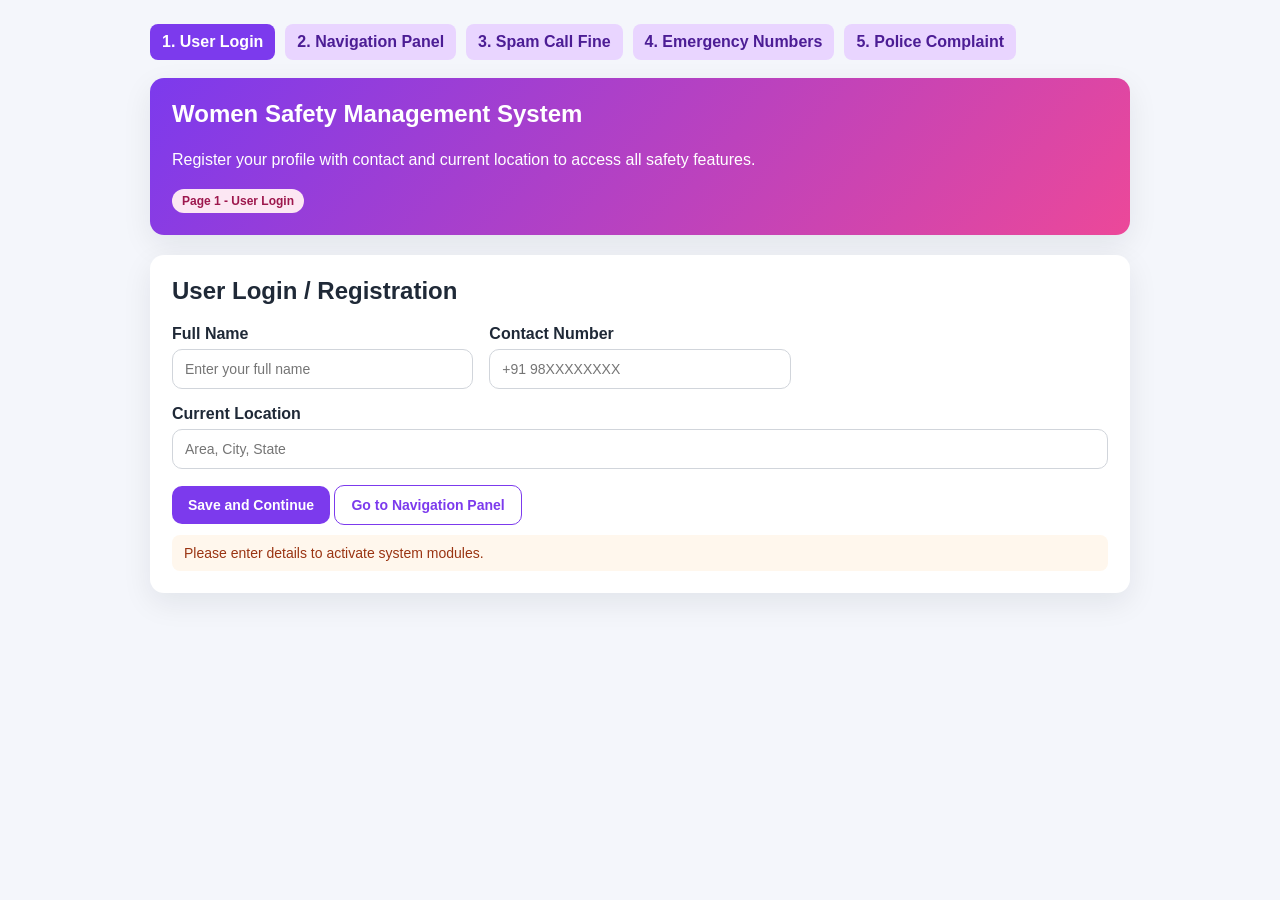
<file: index.html>
<!DOCTYPE html>
<html lang="en">
  <head>
    <meta charset="UTF-8" />
    <meta name="viewport" content="width=device-width, initial-scale=1.0" />
    <title>Women Safety Management System - Login</title>
    <link rel="stylesheet" href="styles.css" />
  </head>
  <body>
    <div class="page-wrapper">
      <div class="container">
        <nav class="top-nav">
          <a class="active" href="index.html">1. User Login</a>
          <a href="navigation.html">2. Navigation Panel</a>
          <a href="spam-detection.html">3. Spam Call Fine</a>
          <a href="emergency.html">4. Emergency Numbers</a>
          <a href="complaint.html">5. Police Complaint</a>
        </nav>

        <section class="card hero">
          <h1>Women Safety Management System</h1>
          <p>
            Register your profile with contact and current location to access all safety features.
          </p>
          <span class="tag">Page 1 - User Login</span>
        </section>

        <section class="card">
          <h2>User Login / Registration</h2>
          <form id="loginForm" class="grid grid-2">
            <div>
              <label for="userName">Full Name</label>
              <input id="userName" type="text" placeholder="Enter your full name" />
            </div>
            <div>
              <label for="userContact">Contact Number</label>
              <input id="userContact" type="tel" placeholder="+91 98XXXXXXXX" />
            </div>
            <div style="grid-column: 1 / -1">
              <label for="userLocation">Current Location</label>
              <input id="userLocation" type="text" placeholder="Area, City, State" />
            </div>
            <div style="grid-column: 1 / -1">
              <button type="submit">Save and Continue</button>
              <a class="btn-link btn-outline" href="navigation.html">Go to Navigation Panel</a>
            </div>
          </form>
          <div id="loginStatus" class="status warning">Please enter details to activate system modules.</div>
        </section>
      </div>
    </div>
    <script src="script.js"></script>
  </body>
</html>
</file>
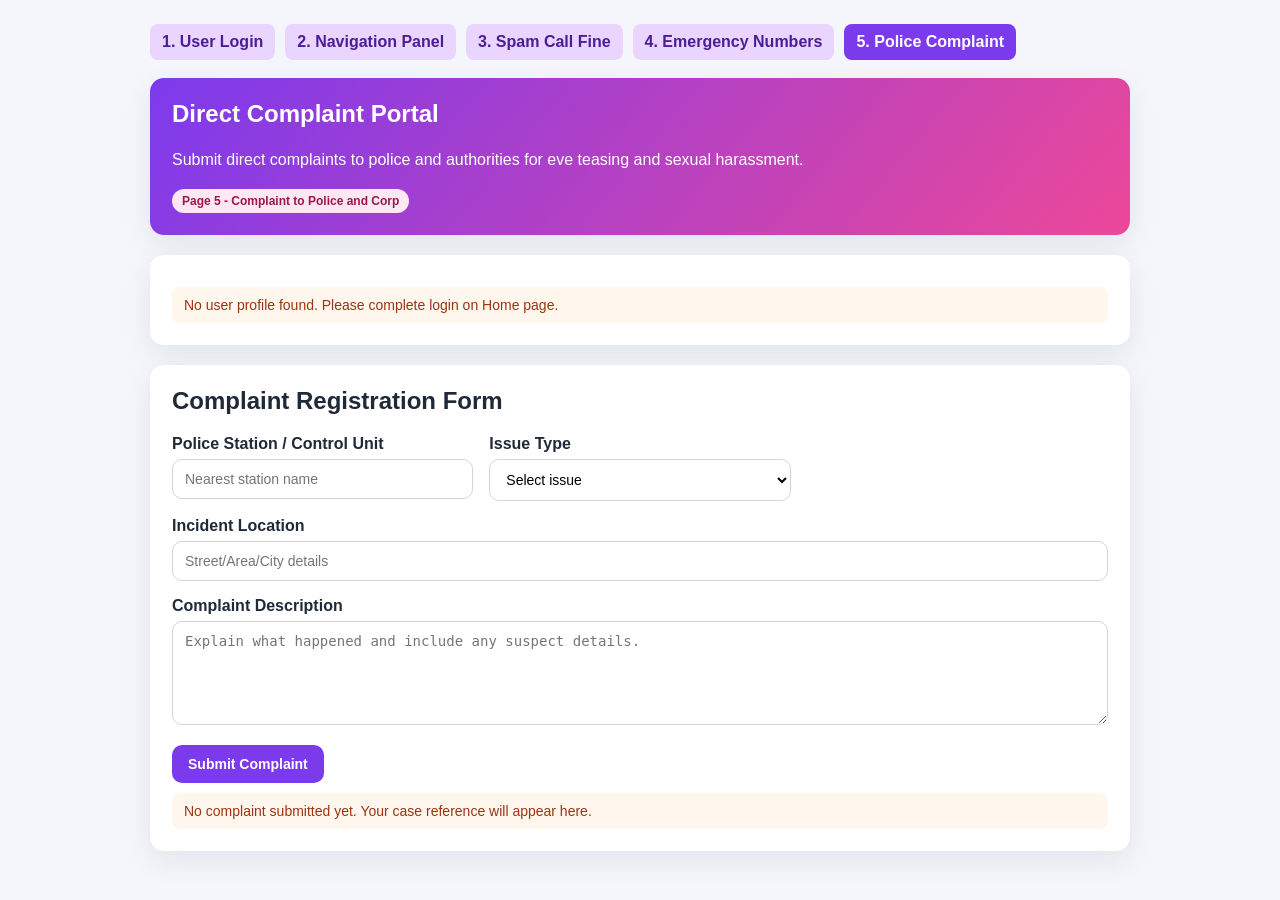
<file: complaint.html>
<!DOCTYPE html>
<html lang="en">
  <head>
    <meta charset="UTF-8" />
    <meta name="viewport" content="width=device-width, initial-scale=1.0" />
    <title>Women Safety Management System - Direct Complaint</title>
    <link rel="stylesheet" href="styles.css" />
  </head>
  <body>
    <div class="page-wrapper">
      <div class="container">
        <nav class="top-nav">
          <a href="index.html">1. User Login</a>
          <a href="navigation.html">2. Navigation Panel</a>
          <a href="spam-detection.html">3. Spam Call Fine</a>
          <a href="emergency.html">4. Emergency Numbers</a>
          <a class="active" href="complaint.html">5. Police Complaint</a>
        </nav>

        <section class="card hero">
          <h1>Direct Complaint Portal</h1>
          <p>
            Submit direct complaints to police and authorities for eve teasing and sexual harassment.
          </p>
          <span class="tag">Page 5 - Complaint to Police and Corp</span>
        </section>

        <section class="card" id="loggedInUserInfo"></section>

        <section class="card">
          <h2>Complaint Registration Form</h2>
          <form id="complaintForm" class="grid grid-2">
            <div>
              <label for="policeStation">Police Station / Control Unit</label>
              <input id="policeStation" type="text" placeholder="Nearest station name" />
            </div>
            <div>
              <label for="issueType">Issue Type</label>
              <select id="issueType">
                <option value="">Select issue</option>
                <option value="Eve Teasing">Eve Teasing</option>
                <option value="Sexual Harassment">Sexual Harassment</option>
                <option value="Stalking">Stalking</option>
                <option value="Public Misconduct">Public Misconduct</option>
              </select>
            </div>
            <div style="grid-column: 1 / -1">
              <label for="incidentLocation">Incident Location</label>
              <input id="incidentLocation" type="text" placeholder="Street/Area/City details" />
            </div>
            <div style="grid-column: 1 / -1">
              <label for="complaintDetails">Complaint Description</label>
              <textarea
                id="complaintDetails"
                rows="5"
                placeholder="Explain what happened and include any suspect details."
              ></textarea>
            </div>
            <div style="grid-column: 1 / -1">
              <button type="submit">Submit Complaint</button>
            </div>
          </form>
          <div id="complaintOutput" class="status warning">
            No complaint submitted yet. Your case reference will appear here.
          </div>
        </section>
      </div>
    </div>
    <script src="script.js"></script>
  </body>
</html>
</file>
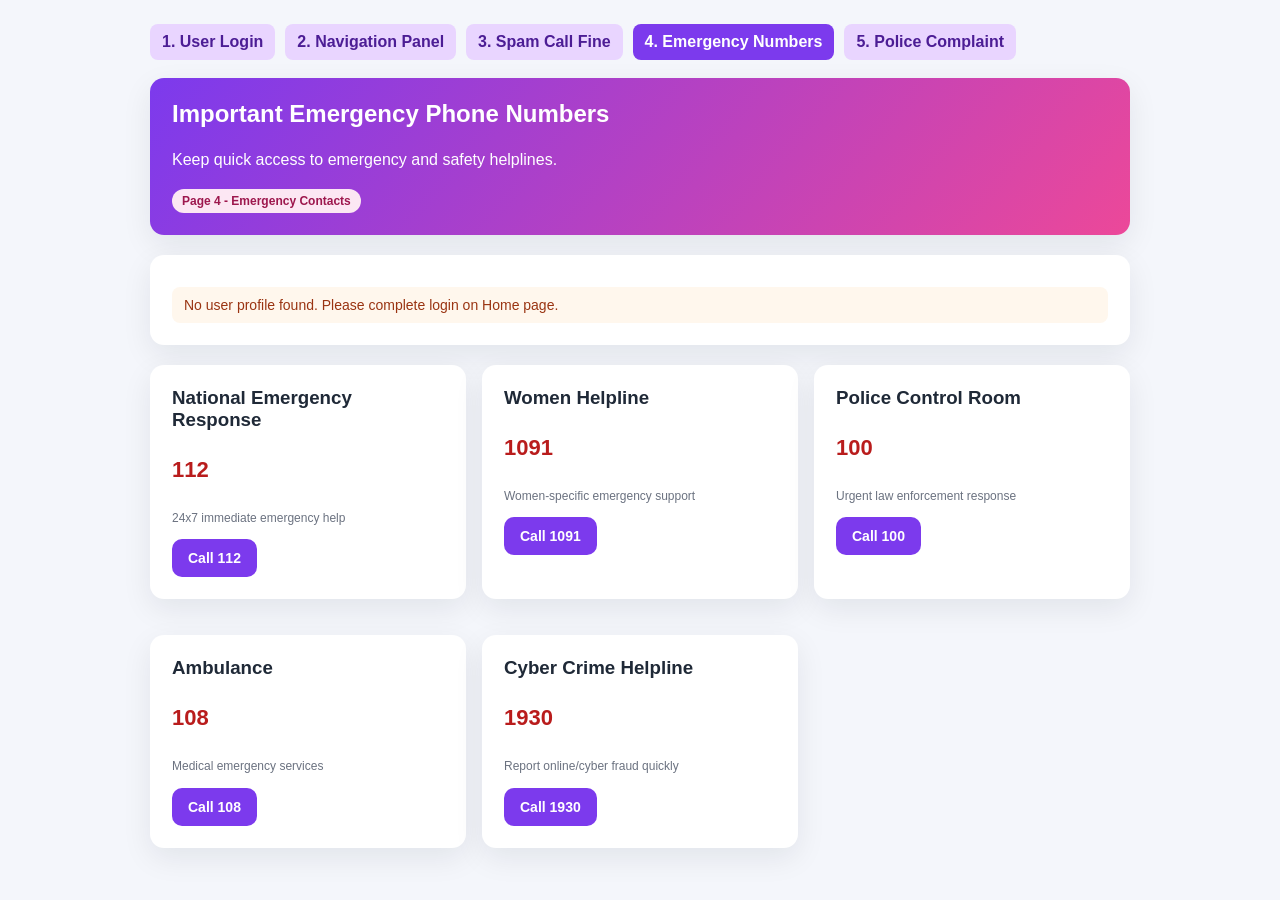
<file: emergency.html>
<!DOCTYPE html>
<html lang="en">
  <head>
    <meta charset="UTF-8" />
    <meta name="viewport" content="width=device-width, initial-scale=1.0" />
    <title>Women Safety Management System - Emergency Numbers</title>
    <link rel="stylesheet" href="styles.css" />
  </head>
  <body>
    <div class="page-wrapper">
      <div class="container">
        <nav class="top-nav">
          <a href="index.html">1. User Login</a>
          <a href="navigation.html">2. Navigation Panel</a>
          <a href="spam-detection.html">3. Spam Call Fine</a>
          <a class="active" href="emergency.html">4. Emergency Numbers</a>
          <a href="complaint.html">5. Police Complaint</a>
        </nav>

        <section class="card hero">
          <h1>Important Emergency Phone Numbers</h1>
          <p>Keep quick access to emergency and safety helplines.</p>
          <span class="tag">Page 4 - Emergency Contacts</span>
        </section>

        <section class="card" id="loggedInUserInfo"></section>

        <section class="grid grid-2" id="emergencyList"></section>
      </div>
    </div>
    <script src="script.js"></script>
  </body>
</html>
</file>
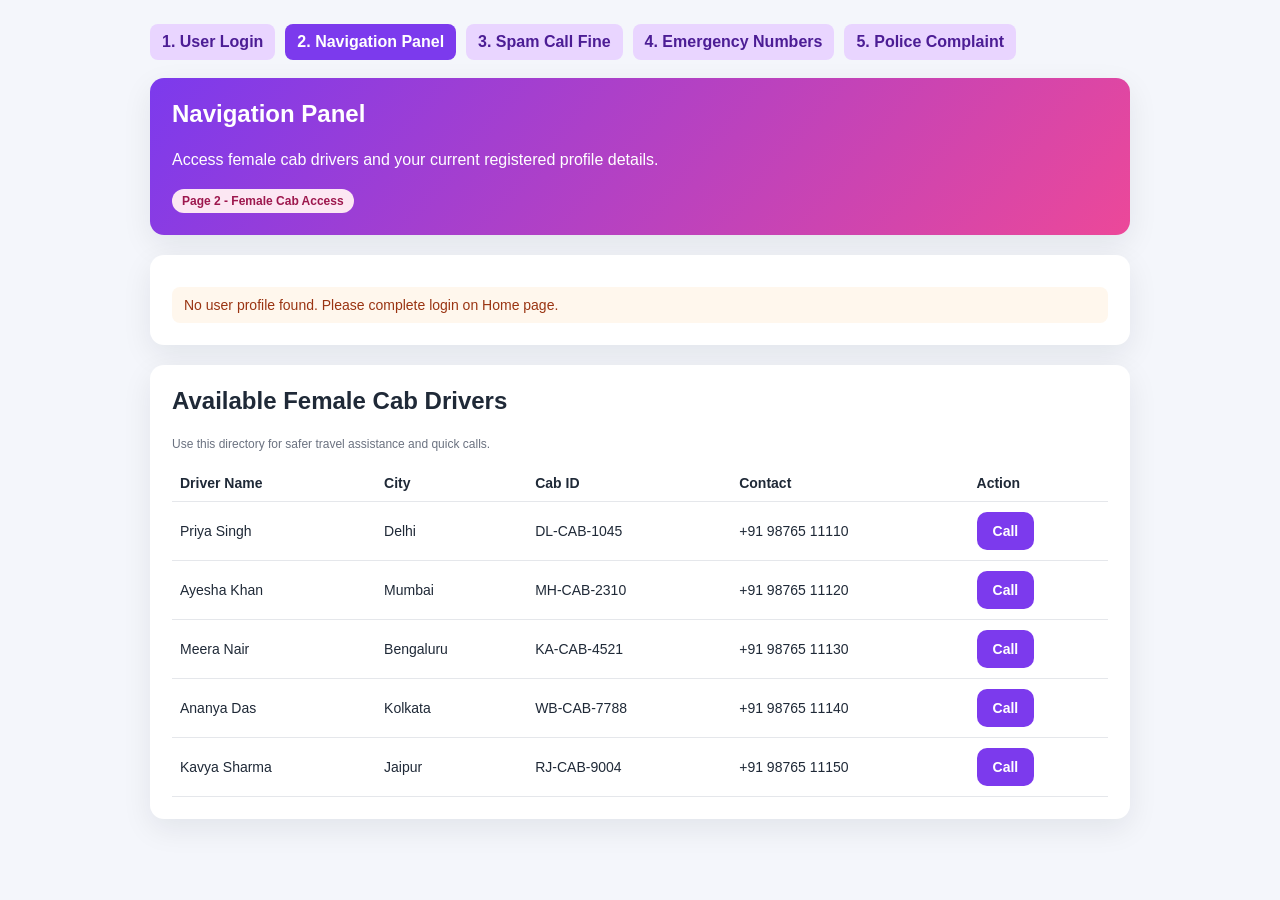
<file: navigation.html>
<!DOCTYPE html>
<html lang="en">
  <head>
    <meta charset="UTF-8" />
    <meta name="viewport" content="width=device-width, initial-scale=1.0" />
    <title>Women Safety Management System - Navigation Panel</title>
    <link rel="stylesheet" href="styles.css" />
  </head>
  <body>
    <div class="page-wrapper">
      <div class="container">
        <nav class="top-nav">
          <a href="index.html">1. User Login</a>
          <a class="active" href="navigation.html">2. Navigation Panel</a>
          <a href="spam-detection.html">3. Spam Call Fine</a>
          <a href="emergency.html">4. Emergency Numbers</a>
          <a href="complaint.html">5. Police Complaint</a>
        </nav>

        <section class="card hero">
          <h1>Navigation Panel</h1>
          <p>Access female cab drivers and your current registered profile details.</p>
          <span class="tag">Page 2 - Female Cab Access</span>
        </section>

        <section class="card" id="loggedInUserInfo"></section>

        <section class="card">
          <h2>Available Female Cab Drivers</h2>
          <p class="small">Use this directory for safer travel assistance and quick calls.</p>
          <table>
            <thead>
              <tr>
                <th>Driver Name</th>
                <th>City</th>
                <th>Cab ID</th>
                <th>Contact</th>
                <th>Action</th>
              </tr>
            </thead>
            <tbody id="cabDriverRows"></tbody>
          </table>
        </section>
      </div>
    </div>
    <script src="script.js"></script>
  </body>
</html>
</file>
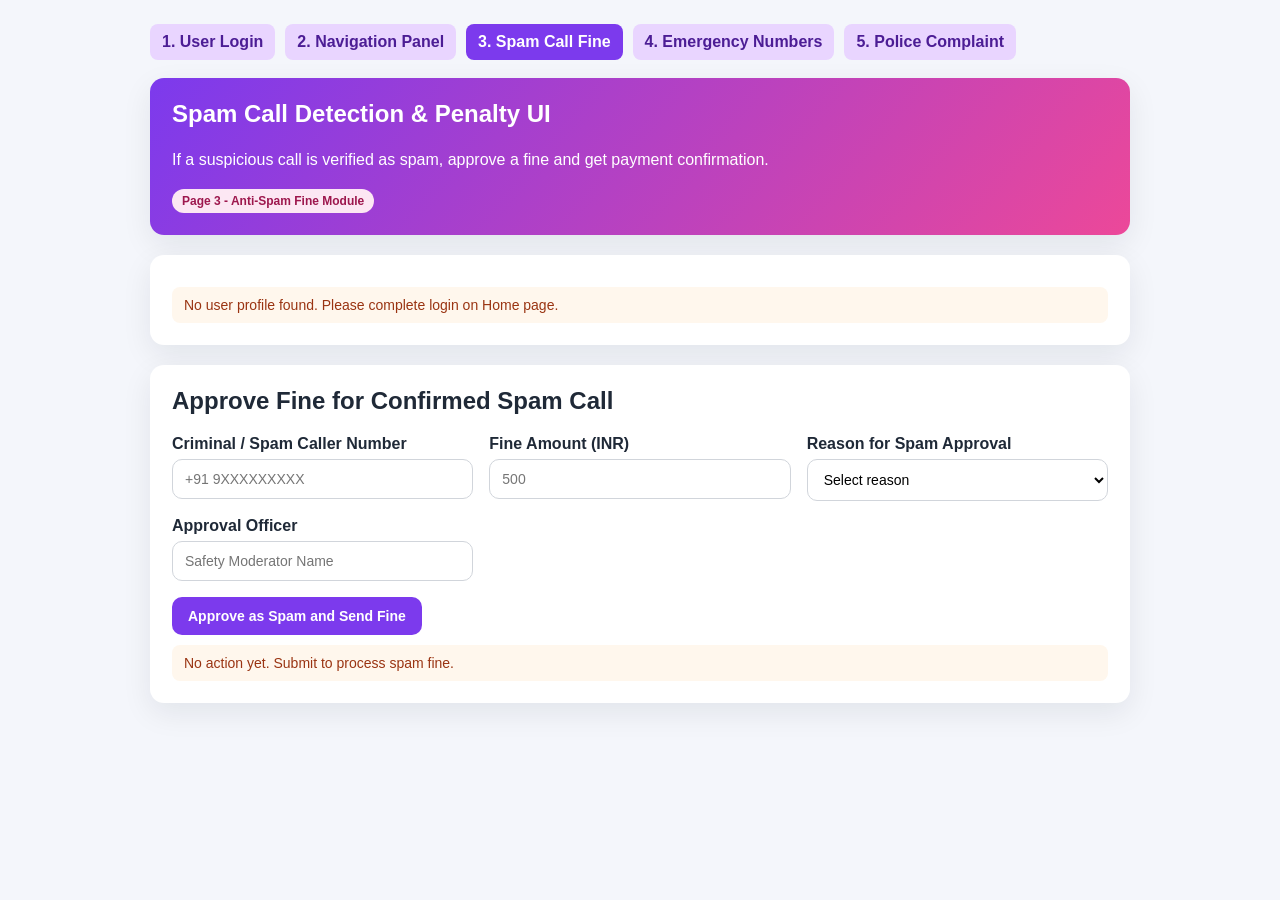
<file: spam-detection.html>
<!DOCTYPE html>
<html lang="en">
  <head>
    <meta charset="UTF-8" />
    <meta name="viewport" content="width=device-width, initial-scale=1.0" />
    <title>Women Safety Management System - Spam Call Action</title>
    <link rel="stylesheet" href="styles.css" />
  </head>
  <body>
    <div class="page-wrapper">
      <div class="container">
        <nav class="top-nav">
          <a href="index.html">1. User Login</a>
          <a href="navigation.html">2. Navigation Panel</a>
          <a class="active" href="spam-detection.html">3. Spam Call Fine</a>
          <a href="emergency.html">4. Emergency Numbers</a>
          <a href="complaint.html">5. Police Complaint</a>
        </nav>

        <section class="card hero">
          <h1>Spam Call Detection & Penalty UI</h1>
          <p>
            If a suspicious call is verified as spam, approve a fine and get payment confirmation.
          </p>
          <span class="tag">Page 3 - Anti-Spam Fine Module</span>
        </section>

        <section class="card" id="loggedInUserInfo"></section>

        <section class="card">
          <h2>Approve Fine for Confirmed Spam Call</h2>
          <form id="spamFineForm" class="grid grid-2">
            <div>
              <label for="callerNumber">Criminal / Spam Caller Number</label>
              <input id="callerNumber" type="tel" placeholder="+91 9XXXXXXXXX" />
            </div>
            <div>
              <label for="fineAmount">Fine Amount (INR)</label>
              <input id="fineAmount" type="number" placeholder="500" />
            </div>
            <div>
              <label for="spamReason">Reason for Spam Approval</label>
              <select id="spamReason">
                <option value="">Select reason</option>
                <option value="Threatening language">Threatening language</option>
                <option value="Repeated harassment calls">Repeated harassment calls</option>
                <option value="Obscene/abusive content">Obscene/abusive content</option>
                <option value="Blackmail or extortion attempt">Blackmail or extortion attempt</option>
              </select>
            </div>
            <div>
              <label for="approvalOfficer">Approval Officer</label>
              <input id="approvalOfficer" type="text" placeholder="Safety Moderator Name" />
            </div>
            <div style="grid-column: 1 / -1">
              <button type="submit">Approve as Spam and Send Fine</button>
            </div>
          </form>
          <div id="spamOutput" class="status warning">No action yet. Submit to process spam fine.</div>
        </section>
      </div>
    </div>
    <script src="script.js"></script>
  </body>
</html>
</file>
<file: styles.css>
* {
  box-sizing: border-box;
}

body {
  margin: 0;
  font-family: Arial, Helvetica, sans-serif;
  background: #f4f6fb;
  color: #1f2937;
}

.page-wrapper {
  min-height: 100vh;
  padding: 24px;
}

.container {
  max-width: 980px;
  margin: 0 auto;
}

.card {
  background: #ffffff;
  border-radius: 14px;
  padding: 22px;
  box-shadow: 0 10px 30px rgba(15, 23, 42, 0.08);
  margin-bottom: 20px;
}

.hero {
  background: linear-gradient(130deg, #7c3aed, #ec4899);
  color: white;
}

h1,
h2,
h3 {
  margin-top: 0;
}

p {
  line-height: 1.55;
}

.grid {
  display: grid;
  gap: 16px;
}

.grid-2 {
  grid-template-columns: repeat(auto-fit, minmax(260px, 1fr));
}

label {
  display: block;
  margin-bottom: 6px;
  font-weight: 600;
}

input,
select,
textarea {
  width: 100%;
  padding: 11px 12px;
  border: 1px solid #d1d5db;
  border-radius: 10px;
  font-size: 14px;
  outline: none;
  background: #fff;
}

input:focus,
select:focus,
textarea:focus {
  border-color: #7c3aed;
  box-shadow: 0 0 0 2px rgba(124, 58, 237, 0.15);
}

button,
.btn-link {
  border: none;
  background: #7c3aed;
  color: #fff;
  padding: 11px 16px;
  border-radius: 10px;
  font-size: 14px;
  cursor: pointer;
  text-decoration: none;
  display: inline-block;
  font-weight: 600;
}

button:hover,
.btn-link:hover {
  opacity: 0.9;
}

.btn-outline {
  background: transparent;
  border: 1px solid #7c3aed;
  color: #7c3aed;
}

.top-nav {
  display: flex;
  flex-wrap: wrap;
  gap: 10px;
  margin-bottom: 18px;
}

.top-nav a {
  padding: 9px 12px;
  border-radius: 8px;
  text-decoration: none;
  background: #e9d5ff;
  color: #4c1d95;
  font-weight: 600;
}

.top-nav a.active {
  background: #7c3aed;
  color: #fff;
}

.status {
  padding: 10px 12px;
  border-radius: 8px;
  margin-top: 10px;
  font-size: 14px;
}

.status.success {
  background: #dcfce7;
  color: #166534;
}

.status.warning {
  background: #fff7ed;
  color: #9a3412;
}

.status.error {
  background: #fee2e2;
  color: #991b1b;
}

.tag {
  display: inline-block;
  padding: 5px 10px;
  border-radius: 999px;
  background: #fce7f3;
  color: #9d174d;
  font-size: 12px;
  font-weight: 600;
}

table {
  width: 100%;
  border-collapse: collapse;
}

th,
td {
  border-bottom: 1px solid #e5e7eb;
  text-align: left;
  padding: 10px 8px;
  font-size: 14px;
}

.small {
  font-size: 12px;
  color: #6b7280;
}

.emergency-number {
  font-size: 22px;
  font-weight: 700;
  color: #b91c1c;
}

.pill {
  display: inline-block;
  background: #ede9fe;
  color: #5b21b6;
  border-radius: 999px;
  padding: 6px 12px;
  font-size: 12px;
  font-weight: 600;
}
</file>
